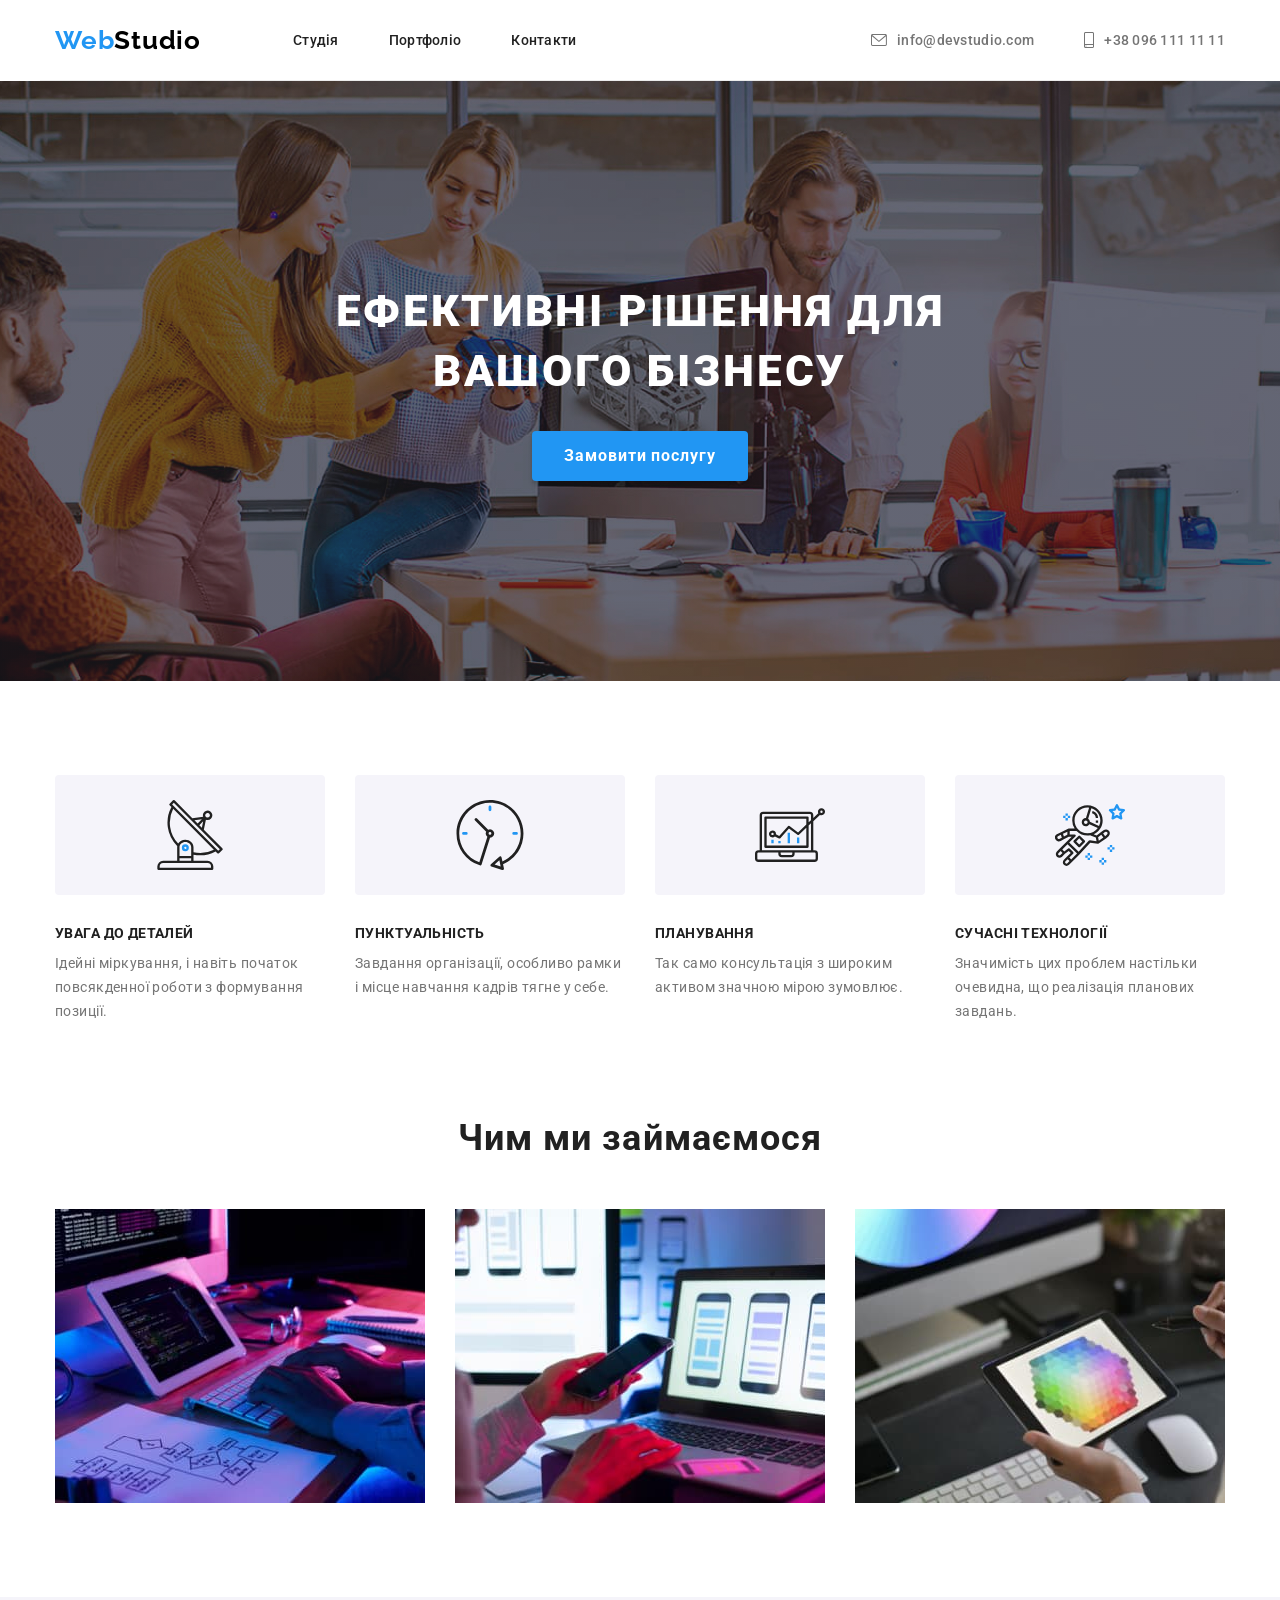
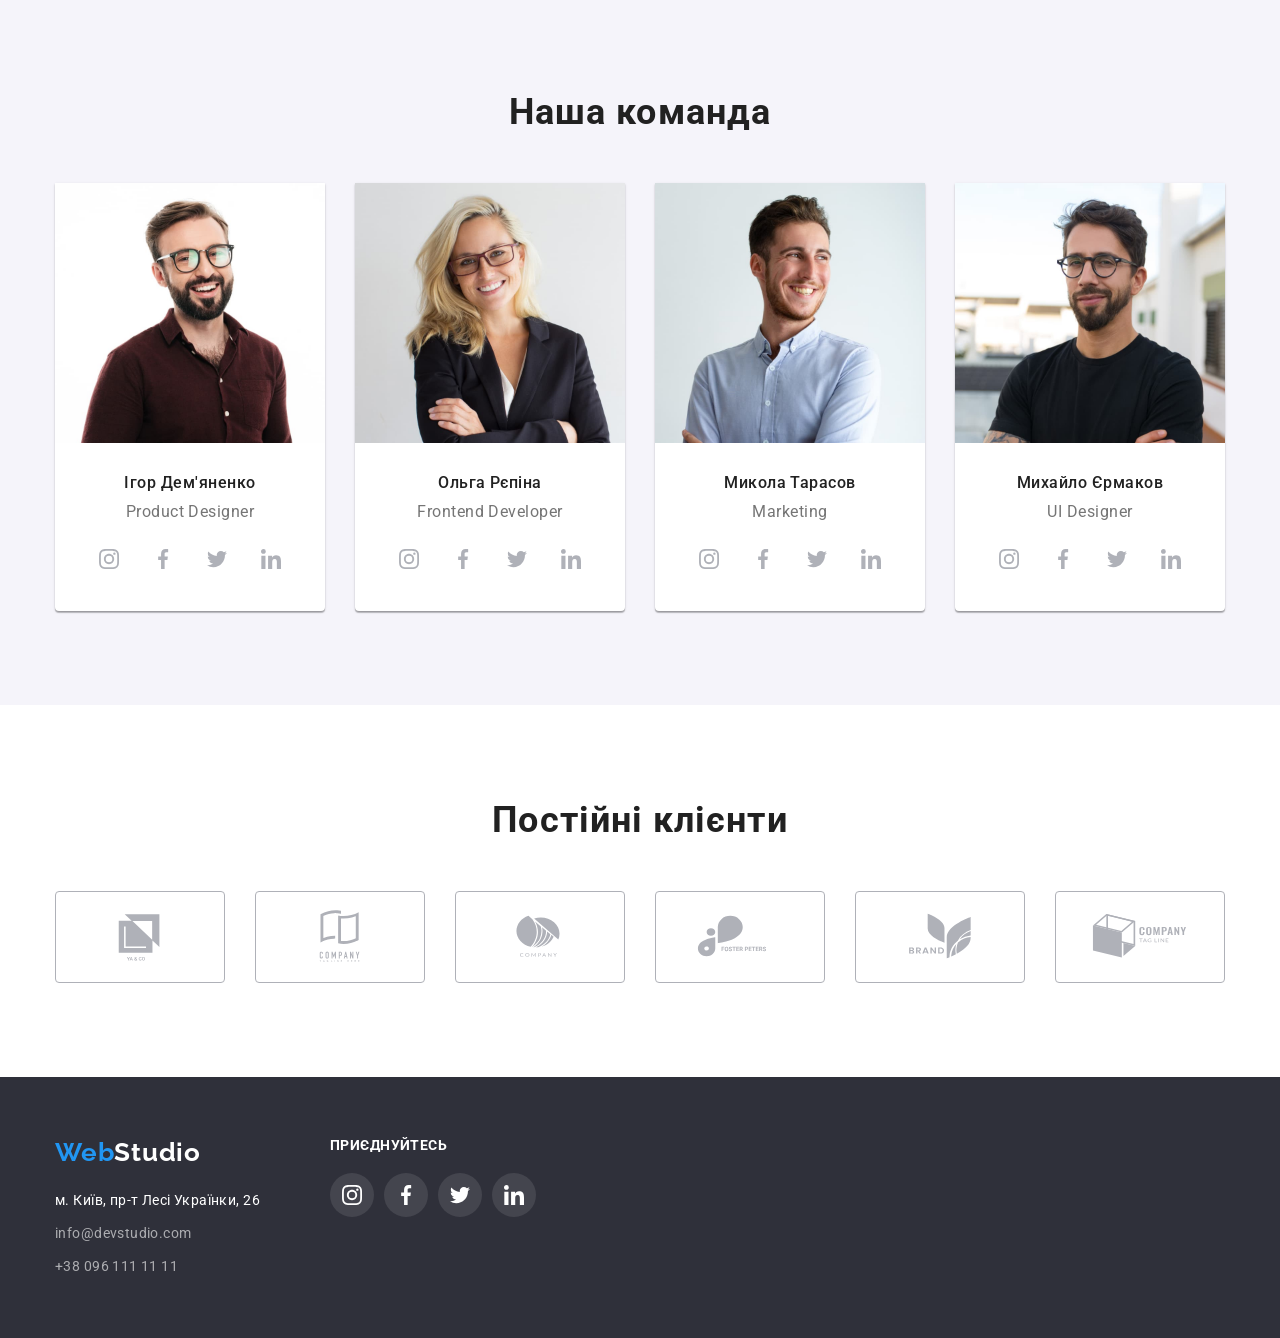
<file: index.html>
<!DOCTYPE html>
<html lang="uk">
  <head>
    <meta charset="UTF-8" />
    <meta http-equiv="X-UA-Compatible" content="IE=edge" />
    <meta name="viewport" content="width=device-width, initial-scale=1.0" />
    <link
      href="https://fonts.googleapis.com/css2?family=Raleway:wght@700&family=Roboto:wght@400;500;700;900&display=swap"
      rel="stylesheet"
    />
    <title>WebStudio</title>
    <link
      rel="stylesheet"
      href="https://cdnjs.cloudflare.com/ajax/libs/modern-normalize/1.1.0/modern-normalize.min.css"
      integrity="sha512-wpPYUAdjBVSE4KJnH1VR1HeZfpl1ub8YT/NKx4PuQ5NmX2tKuGu6U/JRp5y+Y8XG2tV+wKQpNHVUX03MfMFn9Q=="
      crossorigin="anonymous"
      referrerpolicy="no-referrer"
    />
    <link rel="stylesheet" href="./css/styles.css" />
  </head>
  <body>
    <header class="header">
      <a href="./index.html" class="logotop"><span class="logotopblue">Web</span>Studio</a>
      <nav>
        <ul class="navigation">
          <li class="navigation-item"><a href="./index.html" class="navigation-link">Студія</a></li>
          <li class="navigation-item">
            <a href="./portfolio.html" class="navigation-link">Портфоліо</a>
          </li>
          <li class="navigation-item"><a href="" class="navigation-link">Контакти</a></li>
        </ul>
      </nav>
      <ul class="contact-top">
        <li class="contact-top-item">
          <a href="mailto:info@devstudio.com" class="infotop">
            <svg class="contact_header_icon" width="16" height="12">
              <use href="./images/icons_sprite.svg#icon-envelope"></use>
            </svg>
            info@devstudio.com</a
          >
        </li>
        <li class="contact-top-item">
          <a href="tel:+380961111111" class="infotop">
            <svg class="contact_header_icon" width="10" height="16">
              <use href="./images/icons_sprite.svg#icon-smartphone"></use>
            </svg>
            +38 096 111 11 11</a
          >
        </li>
      </ul>
    </header>
    <main>
      <section class="hero">
        <div class="container">
          <h1 class="hero-header">Ефективні рішення для вашого бізнесу</h1>
          <button type="button" class="hero-button">Замовити послугу</button>
        </div>
      </section>
      <!--Наші переваги-->
      <section class="section">
        <div class="container">
          <ul class="advantages-list">
            <li class="item">
              <div class="advantages_image">
                <svg class="advantages_icon" width="70" height="70">
                  <use href="./images/icons_sprite.svg#icon-antenna"></use>
                </svg>
              </div>
              <h3 class="advantages-header">УВАГА ДО ДЕТАЛЕЙ</h3>
              <p class="advantages-text">
                Ідейні міркування, і навіть початок повсякденної роботи з формування позиції.
              </p>
            </li>
            <li class="item">
              <div class="advantages_image">
                <svg class="advantages_icon" width="70" height="70">
                  <use href="./images/icons_sprite.svg#icon-clock"></use>
                </svg>
              </div>
              <h3 class="advantages-header">ПУНКТУАЛЬНІСТЬ</h3>
              <p class="advantages-text">
                Завдання організації, особливо рамки і місце навчання кадрів тягне у себе.
              </p>
            </li>
            <li class="item">
              <div class="advantages_image">
                <svg class="advantages_icon" width="70" height="70">
                  <use href="./images/icons_sprite.svg#icon-diagram"></use>
                </svg>
              </div>
              <h3 class="advantages-header">ПЛАНУВАННЯ</h3>
              <p class="advantages-text">
                Так само консультація з широким активом значною мірою зумовлює.
              </p>
            </li>
            <li class="item">
              <div class="advantages_image">
                <svg class="advantages_icon" width="70" height="70">
                  <use href="./images/icons_sprite.svg#icon_astronaut"></use>
                </svg>
              </div>
              <h3 class="advantages-header">СУЧАСНІ ТЕХНОЛОГІЇ</h3>
              <p class="advantages-text">
                Значимість цих проблем настільки очевидна, що реалізація планових завдань.
              </p>
            </li>
          </ul>
        </div>
      </section>
      <!--Наші переваги-->
      <section class="section">
        <div class="container">
          <h2 class="skills-header">Чим ми займаємося</h2>
          <ul class="skills-list">
            <li class="item">
              <img
                src="./images/img_analist.jpg"
                alt="Чіткій розбір технічного завдання"
                width="370"
              />
            </li>
            <li class="item">
              <img src="./images/img_crossplatform.jpg" alt="Кросплатформа" width="370" />
            </li>
            <li class="item">
              <img src="./images/img_ourcolors.jpg" alt="Палітра кольорів" width="370" />
            </li>
          </ul>
        </div>
      </section>
      <!--Наша команда-->
      <section class="command">
        <div class="container">
          <h2 class="command-header">Наша команда</h2>
          <ul class="command-list">
            <li class="command-list-item">
              <img
                src="./images/img_igor.jpg"
                alt="Product Designer - Ігор Дем'яненко"
                width="270"
                class="command-images"
              />
              <div class="member">
                <h3 class="member-header">Ігор Дем'яненко</h3>
                <p class="member-description">Product Designer</p>
                <ul class="social_icons_list">
                  <li class="social_icons_item">
                    <a
                      href="https://www.instagram.com/"
                      class="social-link"
                      target="_blank"
                      rel="noprener noreferrer"
                      aria-label="Instagram icon"
                    >
                      <svg class="social-icon" weight="20" height="20">
                        <use href="./images/icons_sprite.svg#icon-instagram"></use>
                      </svg>
                    </a>
                  </li>
                  <li class="social_icons_item">
                    <a
                      href="https://www.facebook.com/"
                      class="social-link"
                      target="_blank"
                      rel="noprener noreferrer"
                      aria-label="Facebook icon"
                    >
                      <svg class="social-icon" weight="20" height="20">
                        <use href="./images/icons_sprite.svg#icon-facebook"></use>
                      </svg>
                    </a>
                  </li>
                  <li class="social_icons_item">
                    <a
                      href="https://twitter.com/"
                      class="social-link"
                      target="_blank"
                      rel="noprener noreferrer"
                      aria-label="Twitter icon"
                    >
                      <svg class="social-icon" weight="20" height="20">
                        <use href="./images/icons_sprite.svg#icon-twitter"></use>
                      </svg>
                    </a>
                  </li>
                  <li class="social_icons_item">
                    <a
                      href="https://www.linkedin.com/"
                      class="social-link"
                      target="_blank"
                      rel="noprener noreferrer"
                      aria-label="LinkedIn icon"
                    >
                      <svg class="social-icon" weight="20" height="20">
                        <use href="./images/icons_sprite.svg#icon-linkedin"></use>
                      </svg>
                    </a>
                  </li>
                </ul>
              </div>
            </li>
            <li class="command-list-item">
              <img
                src="./images/img_olga.jpg"
                alt="Ольга Рєпіна - Frontend Developer"
                width="270"
                class="command-images"
              />
              <div class="member">
                <h3 class="member-header">Ольга Рєпіна</h3>
                <p class="member-description">Frontend Developer</p>
                <ul class="social_icons_list">
                  <li class="social_icons_item">
                    <a
                      href="https://www.instagram.com/"
                      class="social-link"
                      target="_blank"
                      rel="noprener noreferrer"
                      aria-label="Instagram icon"
                    >
                      <svg class="social-icon" weight="20" height="20">
                        <use href="./images/icons_sprite.svg#icon-instagram"></use>
                      </svg>
                    </a>
                  </li>
                  <li class="social_icons_item">
                    <a
                      href="https://www.facebook.com/"
                      class="social-link"
                      target="_blank"
                      rel="noprener noreferrer"
                      aria-label="Facebook icon"
                    >
                      <svg class="social-icon" weight="20" height="20">
                        <use href="./images/icons_sprite.svg#icon-facebook"></use>
                      </svg>
                    </a>
                  </li>
                  <li class="social_icons_item">
                    <a
                      href="https://twitter.com/"
                      class="social-link"
                      target="_blank"
                      rel="noprener noreferrer"
                      aria-label="Twitter icon"
                    >
                      <svg class="social-icon" weight="20" height="20">
                        <use href="./images/icons_sprite.svg#icon-twitter"></use>
                      </svg>
                    </a>
                  </li>
                  <li class="social_icons_item">
                    <a
                      href="https://www.linkedin.com/"
                      class="social-link"
                      target="_blank"
                      rel="noprener noreferrer"
                      aria-label="LinkedIn icon"
                    >
                      <svg class="social-icon" weight="20" height="20">
                        <use href="./images/icons_sprite.svg#icon-linkedin"></use>
                      </svg>
                    </a>
                  </li>
                </ul>
              </div>
            </li>
            <li class="command-list-item">
              <img
                src="./images/img_mykola.jpg"
                alt="Микола Тарасов-Marketing"
                width="270"
                class="command-images"
              />
              <div class="member">
                <h3 class="member-header">Микола Тарасов</h3>
                <p class="member-description">Marketing</p>
                <ul class="social_icons_list">
                  <li class="social_icons_item">
                    <a
                      href="https://www.instagram.com/"
                      class="social-link"
                      target="_blank"
                      rel="noprener noreferrer"
                      aria-label="Instagram icon"
                    >
                      <svg class="social-icon" weight="20" height="20">
                        <use href="./images/icons_sprite.svg#icon-instagram"></use>
                      </svg>
                    </a>
                  </li>
                  <li class="social_icons_item">
                    <a
                      href="https://www.facebook.com/"
                      class="social-link"
                      target="_blank"
                      rel="noprener noreferrer"
                      aria-label="Facebook icon"
                    >
                      <svg class="social-icon" weight="20" height="20">
                        <use href="./images/icons_sprite.svg#icon-facebook"></use>
                      </svg>
                    </a>
                  </li>
                  <li class="social_icons_item">
                    <a
                      href="https://twitter.com/"
                      class="social-link"
                      target="_blank"
                      rel="noprener noreferrer"
                      aria-label="Twitter icon"
                    >
                      <svg class="social-icon" weight="20" height="20">
                        <use href="./images/icons_sprite.svg#icon-twitter"></use>
                      </svg>
                    </a>
                  </li>
                  <li class="social_icons_item">
                    <a
                      href="https://www.linkedin.com/"
                      class="social-link"
                      target="_blank"
                      rel="noprener noreferrer"
                      aria-label="LinkedIn icon"
                    >
                      <svg class="social-icon" weight="20" height="20">
                        <use href="./images/icons_sprite.svg#icon-linkedin"></use>
                      </svg>
                    </a>
                  </li>
                </ul>
              </div>
            </li>
            <li class="command-list-item">
              <img
                src="./images/img_misha.jpg"
                alt="Михайло Єрмаков-UI Designer"
                width="270"
                class="command-images"
              />
              <div class="member">
                <h3 class="member-header">Михайло Єрмаков</h3>
                <p class="member-description">UI Designer</p>
                <ul class="social_icons_list">
                  <li class="social_icons_item">
                    <a
                      href="https://www.instagram.com/"
                      class="social-link"
                      target="_blank"
                      rel="noprener noreferrer"
                      aria-label="Instagram icon"
                    >
                      <svg class="social-icon" weight="20" height="20">
                        <use href="./images/icons_sprite.svg#icon-instagram"></use>
                      </svg>
                    </a>
                  </li>
                  <li class="social_icons_item">
                    <a
                      href="https://www.facebook.com/"
                      class="social-link"
                      target="_blank"
                      rel="noprener noreferrer"
                      aria-label="Facebook icon"
                    >
                      <svg class="social-icon" weight="20" height="20">
                        <use href="./images/icons_sprite.svg#icon-facebook"></use>
                      </svg>
                    </a>
                  </li>
                  <li class="social_icons_item">
                    <a
                      href="https://twitter.com/"
                      class="social-link"
                      target="_blank"
                      rel="noprener noreferrer"
                      aria-label="Twitter icon"
                    >
                      <svg class="social-icon" weight="20" height="20">
                        <use href="./images/icons_sprite.svg#icon-twitter"></use>
                      </svg>
                    </a>
                  </li>
                  <li class="social_icons_item">
                    <a
                      href="https://www.linkedin.com/"
                      class="social-link"
                      target="_blank"
                      rel="noprener noreferrer"
                      aria-label="LinkedIn icon"
                    >
                      <svg class="social-icon" weight="20" height="20">
                        <use href="./images/icons_sprite.svg#icon-linkedin"></use>
                      </svg>
                    </a>
                  </li>
                </ul>
              </div>
            </li>
          </ul>
        </div>
      </section>
      <!--Постійні клієнти-->
      <section class="section">
        <div class="container">
          <h2 class="command-header">Постійні клієнти</h2>
          <ul class="company-list">
            <li class="company-list-item">
              <a href="" class="company-link">
                <svg class="company-icon" width="106" height="60">
                  <use href="./images/icons_sprite.svg#icon-logo_first_client"></use>
                </svg>
              </a>
            </li>
            <li class="company-list-item">
              <a href="" class="company-link">
                <svg class="company-icon" width="106" height="60">
                  <use href="./images/icons_sprite.svg#icon-logo_second_client"></use>
                </svg>
              </a>
            </li>
            <li class="company-list-item">
              <a href="" class="company-link">
                <svg class="company-icon" width="106" height="60">
                  <use href="./images/icons_sprite.svg#icon-logo_third_client"></use>
                </svg>
              </a>
            </li>
            <li class="company-list-item">
              <a href="" class="company-link">
                <svg class="company-icon" width="106" height="60">
                  <use href="./images/icons_sprite.svg#icon-logo_fourth_client"></use>
                </svg>
              </a>
            </li>
            <li class="company-list-item">
              <a href="" class="company-link">
                <svg class="company-icon" width="106" height="60">
                  <use href="./images/icons_sprite.svg#icon-logo_fifth_client"></use>
                </svg>
              </a>
            </li>
            <li class="company-list-item">
              <a href="" class="company-link">
                <svg class="company-icon" width="106" height="60">
                  <use href="./images/icons_sprite.svg#icon-logo_sixth_client"></use>
                </svg>
              </a>
            </li>
          </ul>
        </div>
      </section>
    </main>
    <footer class="footer">
      <div class="container">
        <div class="footer-info">
          <div class="adress-block">
            <a href="./index.html" class="logo-bottom">
              <span class="logotopblue">Web</span>Studio
            </a>
            <address>
              <p class="address-text">м. Київ, пр-т Лесі Українки, 26</p>
              <a href="mailto:info@devstudio.com" class="address-contact">info@devstudio.com</a>
              <a href="tel:+380961111111" class="address-contact">+38 096 111 11 11</a>
            </address>
          </div>
          <div class="footer-socials">
            <h3 class="socials-footer-header">приєднуйтесь</h3>
            <ul class="socials-bottom-icon">
              <li class="social_icons_item">
                <a
                  href="https://www.instagram.com/"
                  class="bottom-social-link"
                  target="_blank"
                  rel="noprener noreferrer"
                  aria-label="Instagram icon"
                >
                  <svg class="social-icon-buttom" weight="20" height="20">
                    <use href="./images/icons_sprite.svg#icon-instagram"></use>
                  </svg>
                </a>
              </li>
              <li class="social_icons_item">
                <a
                  href="https://www.facebook.com/"
                  class="bottom-social-link"
                  target="_blank"
                  rel="noprener noreferrer"
                  aria-label="Instagram icon"
                >
                  <svg class="social-icon-buttom" weight="20" height="20">
                    <use href="./images/icons_sprite.svg#icon-facebook"></use>
                  </svg>
                </a>
              </li>
              <li class="social_icons_item">
                <a
                  href="https://twitter.com/"
                  class="bottom-social-link"
                  target="_blank"
                  rel="noprener noreferrer"
                  aria-label="Instagram icon"
                >
                  <svg class="social-icon-buttom" weight="20" height="20">
                    <use href="./images/icons_sprite.svg#icon-twitter"></use>
                  </svg>
                </a>
              </li>
              <li class="social_icons_item">
                <a
                  href="https://www.linkedin.com/"
                  class="bottom-social-link"
                  target="_blank"
                  rel="noprener noreferrer"
                  aria-label="Instagram icon"
                >
                  <svg class="social-icon-buttom" weight="20" height="20">
                    <use href="./images/icons_sprite.svg#icon-linkedin"></use>
                  </svg>
                </a>
              </li>
            </ul>
          </div>
        </div>
      </div>
    </footer>
  </body>
</html>
</file>
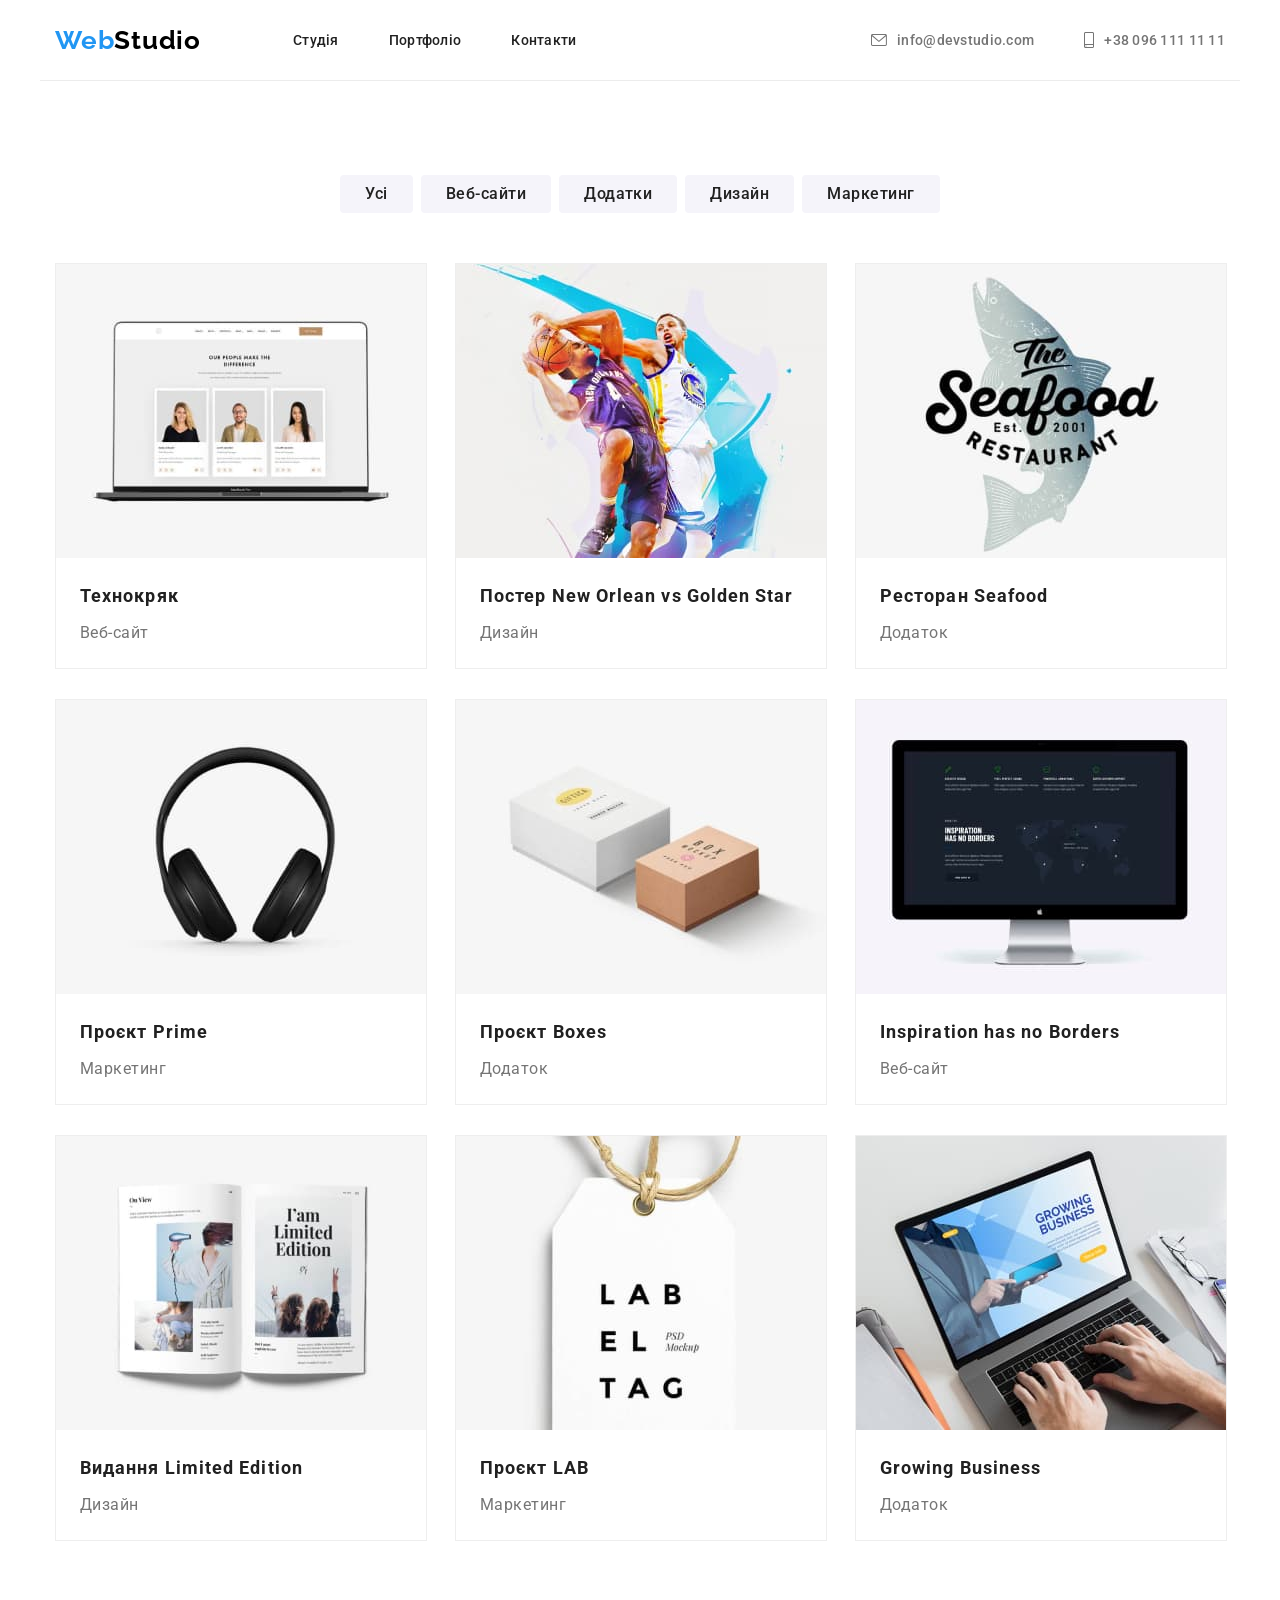
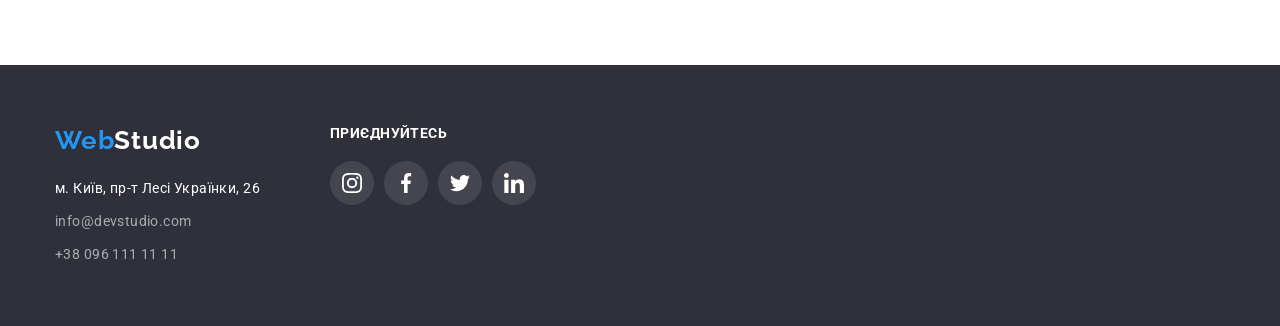
<file: portfolio.html>
<!DOCTYPE html>
<html lang="uk">
  <head>
    <meta charset="UTF-8" />
    <meta http-equiv="X-UA-Compatible" content="IE=edge" />
    <meta name="viewport" content="width=device-width, initial-scale=1.0" />
    <link
      href="https://fonts.googleapis.com/css2?family=Raleway:wght@700&family=Roboto:wght@400;500;700;900&display=swap"
      rel="stylesheet"
    />
    <title>Портфоліо</title>
    <link
      rel="stylesheet"
      href="https://cdnjs.cloudflare.com/ajax/libs/modern-normalize/1.1.0/modern-normalize.min.css"
      integrity="sha512-wpPYUAdjBVSE4KJnH1VR1HeZfpl1ub8YT/NKx4PuQ5NmX2tKuGu6U/JRp5y+Y8XG2tV+wKQpNHVUX03MfMFn9Q=="
      crossorigin="anonymous"
      referrerpolicy="no-referrer"
    />
    <link rel="stylesheet" href="./css/styles.css" />
  </head>
  <body>
    <header class="header">
      <a href="./index.html" class="logotop"><span class="logotopblue">Web</span>Studio</a>
      <nav>
        <ul class="navigation">
          <li class="navigation-item"><a href="./index.html" class="navigation-link">Студія</a></li>
          <li class="navigation-item">
            <a href="./portfolio.html" class="navigation-link">Портфоліо</a>
          </li>
          <li class="navigation-item"><a href="" class="navigation-link">Контакти</a></li>
        </ul>
      </nav>
      <ul class="contact-top">
        <li class="contact-top-item">
          <a href="mailto:info@devstudio.com" class="infotop">
            <svg class="contact_header_icon" width="16" height="12">
              <use href="./images/icons_sprite.svg#icon-envelope"></use>
            </svg>
            info@devstudio.com</a
          >
        </li>
        <li class="contact-top-item">
          <a href="tel:+380961111111" class="infotop">
            <svg class="contact_header_icon" width="10" height="16">
              <use href="./images/icons_sprite.svg#icon-smartphone"></use>
            </svg>
            +38 096 111 11 11</a
          >
        </li>
      </ul>
    </header>
    <main>
      <section class="section">
        <div class="container">
          <ul class="filter-list">
            <li class="item"><button type="button" class="filter-list-button">Усі</button></li>
            <li class="item">
              <button type="button" class="filter-list-button">Веб-сайти</button>
            </li>
            <li class="item"><button type="button" class="filter-list-button">Додатки</button></li>
            <li class="item"><button type="button" class="filter-list-button">Дизайн</button></li>
            <li class="item">
              <button type="button" class="filter-list-button">Маркетинг</button>
            </li>
          </ul>
          <ul class="project-list">
            <li class="project-list-item">
              <a href="" class="project-list-link">
                <img
                  src="./images/portfolio-photo/tehnokryak.jpg"
                  alt="Проект Технокряк"
                  class="img-project"
                  width="370"
                />
                <div class="project-info">
                  <h2 class="project-list-header">Технокряк</h2>
                  <p class="project-list-text">Веб-сайт</p>
                </div>
              </a>
            </li>
            <li class="project-list-item">
              <a href="" class="project-list-link">
                <img
                  src="./images/portfolio-photo/poster.jpg"
                  alt="Постер New Orlean vs Golden Star"
                  width="370"
                />
                <div class="project-info">
                  <h2 class="project-list-header">Постер New Orlean vs Golden Star</h2>
                  <p class="project-list-text">Дизайн</p>
                </div>
              </a>
            </li>
            <li class="project-list-item">
              <a href="" class="project-list-link">
                <img
                  src="./images/portfolio-photo/seafood.jpg"
                  alt="Ресторан Seafood"
                  width="370"
                />
                <div class="project-info">
                  <h2 class="project-list-header">Ресторан Seafood</h2>
                  <p class="project-list-text">Додаток</p>
                </div>
              </a>
            </li>
            <li class="project-list-item">
              <a href="" class="project-list-link">
                <img src="./images/portfolio-photo/headphones.jpg" alt="Проєкт Prime" width="370" />
                <div class="project-info">
                  <h2 class="project-list-header">Проєкт Prime</h2>
                  <p class="project-list-text">Маркетинг</p>
                </div>
              </a>
            </li>
            <li class="project-list-item">
              <a href="" class="project-list-link">
                <img src="./images/portfolio-photo/boxes.jpg" alt="Проєкт Boxes" width="370" />
                <div class="project-info">
                  <h2 class="project-list-header">Проєкт Boxes</h2>
                  <p class="project-list-text">Додаток</p>
                </div>
              </a>
            </li>
            <li class="project-list-item">
              <a href="" class="project-list-link">
                <img
                  src="./images/portfolio-photo/Inspiration-has-no-Borders.jpg"
                  alt="Inspiration has no Borders"
                  width="370"
                />
                <div class="project-info">
                  <h2 class="project-list-header">Inspiration has no Borders</h2>
                  <p class="project-list-text">Веб-сайт</p>
                </div>
              </a>
            </li>
            <li class="project-list-item">
              <a href="" class="project-list-link">
                <img
                  src="./images/portfolio-photo/vydannia-limited-edition.jpg"
                  alt="Видання Limited Edition"
                  width="370"
                />
                <div class="project-info">
                  <h2 class="project-list-header">Видання Limited Edition</h2>
                  <p class="project-list-text">Дизайн</p>
                </div>
              </a>
            </li>
            <li class="project-list-item">
              <a href="" class="project-list-link">
                <img src="./images/portfolio-photo/project-lab.jpg" alt="Проєкт LAB" width="370" />
                <div class="project-info">
                  <h2 class="project-list-header">Проєкт LAB</h2>
                  <p class="project-list-text">Маркетинг</p>
                </div>
              </a>
            </li>
            <li class="project-list-item">
              <a href="" class="project-list-link">
                <img
                  src="./images/portfolio-photo/growing-business.jpg"
                  alt="Growing Business"
                  width="370"
                />
                <div class="project-info">
                  <h2 class="project-list-header">Growing Business</h2>
                  <p class="project-list-text">Додаток</p>
                </div>
              </a>
            </li>
          </ul>
        </div>
      </section>
    </main>
    <footer class="footer">
      <div class="container">
        <div class="footer-info">
          <div class="adress-block">
            <a href="./index.html" class="logo-bottom">
              <span class="logotopblue">Web</span>Studio
            </a>
            <address>
              <p class="address-text">м. Київ, пр-т Лесі Українки, 26</p>
              <a href="mailto:info@devstudio.com" class="address-contact">info@devstudio.com</a>
              <a href="tel:+380961111111" class="address-contact">+38 096 111 11 11</a>
            </address>
          </div>
          <div class="footer-socials">
            <h3 class="socials-footer-header">приєднуйтесь</h3>
            <ul class="socials-bottom-icon">
              <li class="social_icons_item">
                <a
                  href="https://www.instagram.com/"
                  class="bottom-social-link"
                  target="_blank"
                  rel="noprener noreferrer"
                  aria-label="Instagram icon"
                >
                  <svg class="social-icon-buttom" weight="20" height="20">
                    <use href="./images/icons_sprite.svg#icon-instagram"></use>
                  </svg>
                </a>
              </li>
              <li class="social_icons_item">
                <a
                  href="https://www.facebook.com/"
                  class="bottom-social-link"
                  target="_blank"
                  rel="noprener noreferrer"
                  aria-label="Instagram icon"
                >
                  <svg class="social-icon-buttom" weight="20" height="20">
                    <use href="./images/icons_sprite.svg#icon-facebook"></use>
                  </svg>
                </a>
              </li>
              <li class="social_icons_item">
                <a
                  href="https://twitter.com/"
                  class="bottom-social-link"
                  target="_blank"
                  rel="noprener noreferrer"
                  aria-label="Instagram icon"
                >
                  <svg class="social-icon-buttom" weight="20" height="20">
                    <use href="./images/icons_sprite.svg#icon-twitter"></use>
                  </svg>
                </a>
              </li>
              <li class="social_icons_item">
                <a
                  href="https://www.linkedin.com/"
                  class="bottom-social-link"
                  target="_blank"
                  rel="noprener noreferrer"
                  aria-label="Instagram icon"
                >
                  <svg class="social-icon-buttom" weight="20" height="20">
                    <use href="./images/icons_sprite.svg#icon-linkedin"></use>
                  </svg>
                </a>
              </li>
            </ul>
          </div>
        </div>
      </div>
    </footer>
  </body>
</html>
</file>
<file: css/styles.css>
:root {
  --text-color: #212121;
  --bgcolor: #fff;
  --active-color: #2196f3;
  --bgcolor-foter-top: #2f303a;
}

body {
  font-family: 'Roboto';
  background: var(--bgcolor);
  color: var(--text-color);
}

/* Reset tags */
h1,
h2,
h3,
h4,
h5,
h6,
p {
  margin: 0;
}

ul {
  list-style: none;
  margin: 0;
  padding: 0;
}

img {
  display: block;
}

/* end reset tags */

/* defult styles */
.container {
  width: 1200px;
  padding-left: 15px;
  padding-right: 15px;
  margin-left: auto;
  margin-right: auto;
}
.section {
  padding-top: 94px;
  padding-bottom: 94px;
}
.section + .section {
  padding-top: 0;
}

/* header*/

.header {
  display: flex;
  align-items: center;
  width: 1200px;
  padding-left: 15px;
  padding-right: 15px;
  margin-left: auto;
  margin-right: auto;
  border-bottom: 1px solid #ececec;
}
.logotop {
  margin-right: 92px;
  font-family: 'Raleway';
  font-style: normal;
  font-weight: 700;
  font-size: 26px;
  line-height: calc(31 / 26);
  letter-spacing: 0.03em;
  color: #000000;
  text-decoration: none;
}

.logotopblue {
  color: var(--active-color);
}

.navigation {
  display: flex;
  list-style-type: none;
}

.navigation-item {
  margin-right: 50px;
}

.navigation-item:last-child {
  margin-right: 0px;
}

.navigation-link {
  display: block;
  padding-top: 32px;
  padding-bottom: 32px;
  font-weight: 500;
  font-size: 14px;
  line-height: calc(16 / 14);
  letter-spacing: 0.02em;
  text-decoration: none;
  color: var(--text-color);
}

.navigation-link:hover,
.navigation-link:focus {
  color: var(--active-color);
}

.contact-top {
  margin-left: auto;
  display: flex;
}

.contact-top-item + .contact-top-item {
  margin-left: 50px;
}
.infotop {
  display: flex;
  align-items: center;
  padding-top: 32px;
  padding-bottom: 32px;
  font-weight: 500;
  font-size: 14px;
  line-height: calc(16 / 14);
  letter-spacing: 0.02em;
  color: #757575;
  text-decoration: none;
}

.infotop:last-child {
  margin-right: 0px;
}

.infotop:hover,
.infotop:focus {
  color: var(--active-color);
}

.contact_header_icon {
  margin-right: 10px;
  fill: currentColor;
}
/* end header */

/* main */

/* Hero Section */
.hero {
  max-width: 1600px;
  background-color: var(--bgcolor-foter-top);
  background-image: linear-gradient(rgba(47, 48, 58, 0.4), rgba(47, 48, 58, 0.4)),
    url(../images/background-hero.jpg);
  background-repeat: no-repeat;
  background-position: center;
  padding-top: 200px;
  padding-bottom: 200px;
  text-align: center;
  margin-left: auto;
  margin-right: auto;
}
.hero-header {
  font-weight: 900;
  font-size: 44px;
  line-height: calc(60 / 44);
  letter-spacing: 0.06em;
  text-transform: uppercase;
  color: #ffffff;

  margin-bottom: 30px;
  margin-left: auto;
  margin-right: auto;
  width: 696px;
}
.hero-button {
  background: var(--active-color);
  box-shadow: 0px 4px 4px rgba(0, 0, 0, 0.15);
  border-radius: 4px;
  font-family: 'Roboto';
  font-weight: 700;
  font-size: 16px;
  line-height: calc(30 / 16);
  display: inline-block;
  letter-spacing: 0.06em;
  color: #ffffff;
  border: 0px;
  cursor: pointer;
  padding: 10px 32px;
}

/* advantages */
.advantages-list {
  list-style-type: none;
  display: flex;
}
.advantages-list .item {
  margin-right: 30px;
  width: 270px;
}
.advantages-list .item:last-child {
  margin-right: 0;
}
.advantages_image {
  display: flex;
  height: 120px;
  justify-content:center;
  align-items: center;
  background-color: #f5f4fa;
  margin-bottom: 30px;
  border-radius: 4px;
}

.advantages-header {
  margin-bottom: 10px;
  font-weight: 700;
  font-size: 14px;
  line-height: calc(16 / 14);
  letter-spacing: 0.03em;
  text-transform: uppercase;
}
.advantages-text {
  font-size: 14px;
  line-height: calc(24 / 14);
  letter-spacing: 0.03em;
  color: #757575;
}

/* What we do */
.skills-header {
  margin-bottom: 50px;
  font-weight: 700;
  font-size: 36px;
  line-height: calc(42 / 36);
  text-align: center;
  letter-spacing: 0.03em;
}
.skills-list {
  display: flex;
  list-style-type: none;
}

.skills-list .item {
  margin-right: 30px;
}
.skills-list .item:last-child {
  margin-right: 0;
}

/*Our command */
.command {
  padding-top: 94px;
  padding-bottom: 94px;

  background: #f5f4fa;
}
.command-header {
  margin-bottom: 50px;

  font-weight: 700;
  font-size: 36px;
  line-height: calc(42 / 36);
  text-align: center;
  letter-spacing: 0.03em;
}
.command-list {
  display: flex;
  list-style-type: none;
}
.command-list-item {
  display: block;
  margin-right: 30px;
  text-align: center;
  background: #ffffff;
  box-shadow: 0px 1px 3px rgba(0, 0, 0, 0.12), 0px 1px 1px rgba(0, 0, 0, 0.14),
    0px 2px 1px rgba(0, 0, 0, 0.2);
  border-radius: 0px 0px 4px 4px;
}

.command-list-item:last-child {
  margin-right: 0;
}
.command-images {
  margin-bottom: 30px;
}

.member {
  margin-left: auto;
  margin-right: auto;
  padding-bottom: 30px;
}
.member-header {
  margin-bottom: 10px;

  font-weight: 500;
  font-size: 16px;
  line-height: calc(19 / 16);
  letter-spacing: 0.03em;
}
.member-description {
  font-size: 16px;
  line-height: calc(19 / 16);
  letter-spacing: 0.03em;
  color: #757575;
  margin-bottom: 16px;
}

.social_icons_list {
  list-style-type: none;
  margin: 0;
  padding: 0;

  display: flex;
  justify-content: center;
  align-items: center;
  gap: 10px;
}

.social-link {
  display: flex;
  justify-content: center;
  align-items: center;
  width: 44px;
  height: 44px;
  border-radius: 50%;
  background-color: #fff;
  align-items: center;
  justify-content: center;
}

.social-icon {
  fill: #afb1b8;
}

.social-link:hover,
.social-link:focus {
  background-color: var(--active-color);
}
.social-link:hover .social-icon,
.social-link:focus .social-icon {
  fill: #fff;
}

.company-list {
  list-style-type: none;
  margin: 0;
  padding: 0;

  display: flex;
  justify-content: center;
  align-items: center;
  gap: 30px;
}
.company-list-item {
  width: 170px;
  height: 92px;
}

.company-link {
  display: flex;
  border: 1px solid #afb1b8;
  border-radius: 4px;
  height: 92px;
  justify-content: center;
  align-items: center;
}
.company-icon {
  fill: #afb1b8;
}

.company-link:hover,
.company-link:focus {
  border: 1px solid var(--active-color);
}

.company-link:hover .company-icon,
.company-link:focus .company-icon {
  fill: var(--active-color);
}

/* footer */

.footer {
  padding-top: 60px;
  padding-bottom: 60px;
  background: var(--bgcolor-foter-top);
}
.footer-info {
  display: flex;
}

.adress-block {
  margin-right: 70px;
}
.logo-bottom {
  display: block;
  margin-bottom: 20px;

  font-family: 'Raleway';
  font-weight: 700;
  font-size: 26px;
  line-height: calc(31 / 26);
  letter-spacing: 0.03em;
  color: #ffffff;

  text-decoration: none;
}
.address-text {
  margin-bottom: 9px;
  font-style: normal;
  font-size: 14px;
  line-height: calc(24 / 14);
  letter-spacing: 0.03em;
  color: #ffffff;
}
.address-contact {
  display: block;
  font-style: normal;
  font-size: 14px;
  line-height: calc(24 / 14);
  letter-spacing: 0.03em;
  color: rgba(255, 255, 255, 0.6);
  text-decoration: none;
}
.address-contact:not(:last-child) {
  margin-bottom: 9px;
}
.address-contact:hover,
.address-contact:focus {
  color: var(--active-color);
}

.socials-footer-header {
  margin-bottom: 20px;
  font-style: normal;
  font-weight: 700;
  font-size: 14px;
  line-height: calc(16 / 14);
  letter-spacing: 0.03em;
  text-transform: uppercase;
  color: #fff;
}
.socials-bottom-icon {
  display: flex;
  gap: 10px;
}
.bottom-social-link {
  display: flex;
  justify-content: center;
  align-items: center;
  width: 44px;
  height: 44px;
  border-radius: 50%;
  background-color: rgba(255, 255, 255, 0.1);
  align-items: center;
  justify-content: center;
}

.social-icon-buttom {
  fill: #fff;
}

.bottom-social-link:hover,
.bottom-social-link:focus {
  background-color: var(--active-color);
}


.filter-list {
  list-style-type: none;
  display: flex;
  justify-content: center;
  gap: 8px;
  margin-bottom: 50px;
}

.filter-list-button {
  padding-top: 6px;
  padding-bottom: 6px;
  padding-left: 22px;
  padding-right: 22px;

  font-family: 'Roboto';
  font-style: normal;
  font-weight: 500;
  font-size: 16px;
  line-height: calc(26 / 16);
  text-align: center;
  letter-spacing: 0.03em;
  color: var(--text-color);
  background: #f5f4fa;
  border-radius: 4px;
  border: 0px;
  cursor: pointer;
}
.filter-list-button:first-child {
  padding-top: 6px;
  padding-bottom: 6px;
  padding-left: 25px;
  padding-right: 25px;
}
.filter-list-button:hover,
.filter-list-button:focus {
  background: var(--active-color);
  color: #ffffff;
  box-shadow: 0px 3px 1px rgba(0, 0, 0, 0.1), 0px 1px 2px rgba(0, 0, 0, 0.08),
    0px 2px 2px rgba(0, 0, 0, 0.12);
}
.project-list {
  list-style-type: none;
  display: flex;
  flex-wrap: wrap;
}
.project-list-item {
  display: flex;
  margin-right: 30px;
  margin-bottom: 30px;
  width: 370px;
}

.project-list-item:nth-child(3n) {
  margin-right: 0;
}
.project-list-link {
  border: 1px solid #eeeeee;
  text-decoration: none;
  background: #ffffff;
}
.project-list-link:hover,
.project-list-link:focus {
  box-shadow: 0px 1px 1px rgba(0, 0, 0, 0.12), 0px 4px 4px rgba(0, 0, 0, 0.06),
    1px 4px 6px rgba(0, 0, 0, 0.16);
}

.project-info {
  padding-left: 24px;
  padding-right: 24px;
  padding-bottom: 20px;
  padding-top: 20px;
}

.project-list-header {
  margin-bottom: 4px;

  font-weight: 700;
  font-size: 18px;
  line-height: calc(36 / 18);
  letter-spacing: 0.06em;
  color: var(--text-color);
}
.project-list-text {
  font-size: 16px;
  line-height: calc(30 / 16);
  letter-spacing: 0.03em;
  color: #757575;
}
</file>
